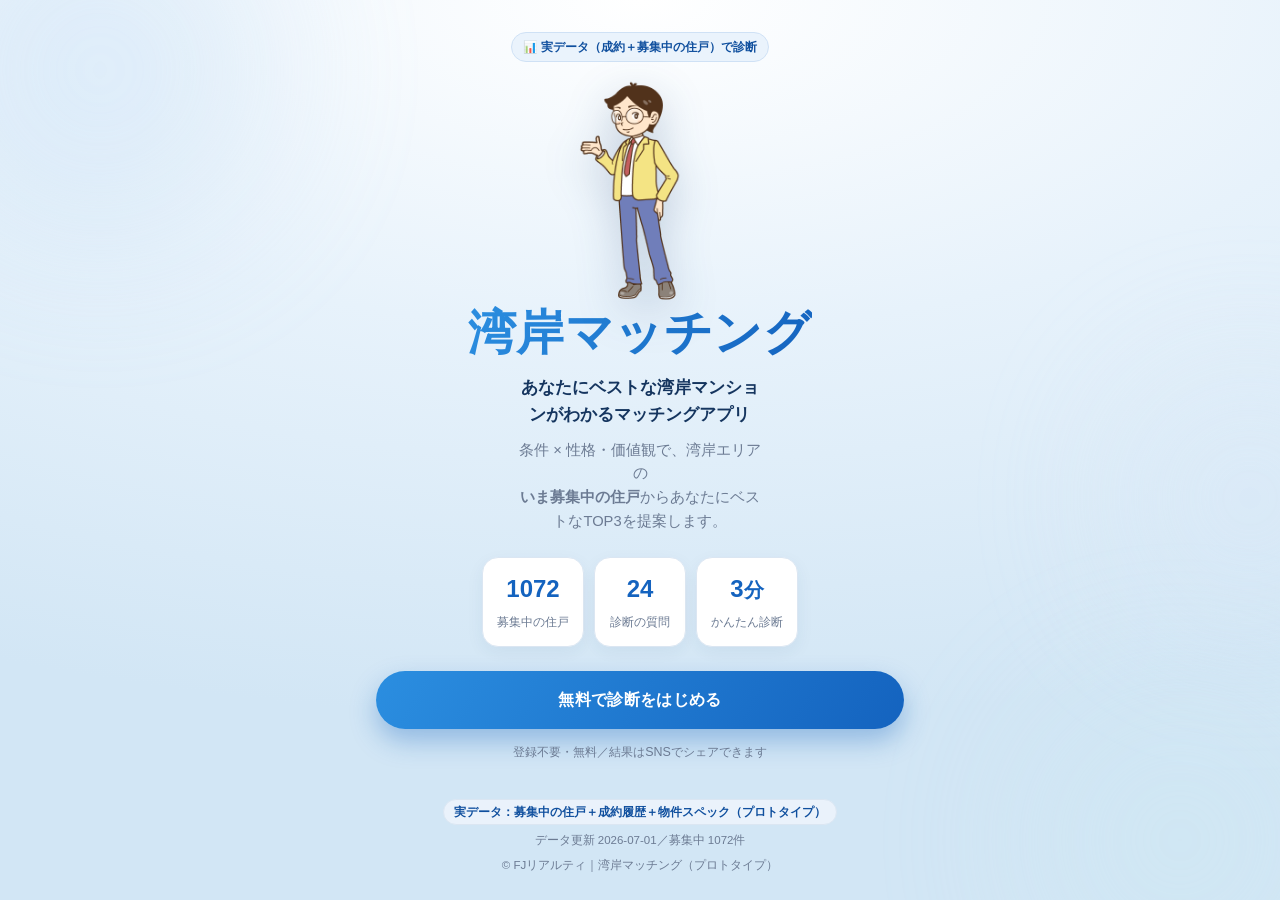
<file: docs/index.html>
<!DOCTYPE html>
<html lang="ja">
<head>
  <meta charset="UTF-8" />
  <meta name="viewport" content="width=device-width, initial-scale=1.0" />
  <title>湾岸マッチング | あなたにベストな湾岸タワマンがわかる診断</title>
  <meta name="description" content="性格・価値観×ご予算で、湾岸エリアのタワーマンション約49棟からあなたにベストな物件TOP3を提案。無料・3分・登録不要。" />
  <link rel="canonical" href="https://fj-realty.github.io/wangan-matching/" />
  <!-- OGP / Twitter(X) カード（現在はプレビューURL。本番= fj-realty.co.jp/wangan-matching/ へ移設時に差し替える） -->
  <meta property="og:site_name" content="湾岸マッチング" />
  <meta property="og:title" content="湾岸マッチング — あなたにベストな湾岸タワマンがわかる" />
  <meta property="og:description" content="性格・価値観×ご予算で、湾岸タワマン約49棟からあなたにベストなTOP3を提案。無料・3分。" />
  <meta property="og:type" content="website" />
  <meta property="og:url" content="https://fj-realty.github.io/wangan-matching/" />
  <meta property="og:image" content="https://fj-realty.github.io/wangan-matching/og-image.png" />
  <meta property="og:image:width" content="1200" />
  <meta property="og:image:height" content="630" />
  <meta name="twitter:card" content="summary_large_image" />
  <meta name="twitter:title" content="湾岸マッチング — あなたにベストな湾岸タワマンがわかる" />
  <meta name="twitter:description" content="性格・価値観×ご予算で、湾岸タワマン約49棟からあなたにベストなTOP3を提案。" />
  <meta name="twitter:image" content="https://fj-realty.github.io/wangan-matching/og-image.png" />
  <link rel="stylesheet" href="styles.css?v=11" />
  <!-- Google Analytics 4：下の G-XXXXXXXXXX をFJのGA4測定IDに差し替えると計測開始します -->
  <script>
    (function () {
      var GA_ID = "G-XXXXXXXXXX";
      if (!GA_ID || GA_ID.indexOf("XXXX") !== -1) return;
      var s = document.createElement("script");
      s.async = true; s.src = "https://www.googletagmanager.com/gtag/js?id=" + GA_ID;
      document.head.appendChild(s);
      window.dataLayer = window.dataLayer || [];
      window.gtag = function () { dataLayer.push(arguments); };
      gtag("js", new Date()); gtag("config", GA_ID);
    })();
  </script>
</head>
<body>
  <div class="bg-orbs" aria-hidden="true"><span></span><span></span><span></span></div>

  <main id="app" class="app"><!-- 画面はapp.jsが描画 --></main>

  <div id="boot" class="boot">
    <div class="boot-logo">湾岸マッチング</div>
    <div class="boot-spinner"></div>
    <p>読み込み中…</p>
  </div>

  <footer class="footer">
    <span class="dummy-tag">実データ：募集中の住戸＋成約履歴＋物件スペック（プロトタイプ）</span>
    <span id="dataFresh"></span>
    <span>© FJリアルティ｜湾岸マッチング（プロトタイプ）</span>
  </footer>

  <script src="engine.js?v=11"></script>
  <script src="app.js?v=11"></script>
</body>
</html>
</file>
<file: docs/styles.css>
/* ===== 湾岸マッチング スタイル（明るい湾岸ブルー／ライトテーマ） ===== */
:root{
  --bay:#1463bf; --bay-d:#0f4f9e; --bay-l:#2b8ee0;
  --bay-grad:linear-gradient(120deg,#2b8ee0 0%,#1463bf 100%);
  --teal:#0fa3b8;
  --navy:#15355f; --ink:#27364f; --muted:#6c7b93;
  --line:#dbe6f2; --card:#ffffff;
  --green:#06c755;
  --yellow:#f3c64b; --yellow-d:#a9790a;   /* ふじふじ太のジャケット由来の差し色 */
  --radius:22px; --shadow:0 14px 38px rgba(18,60,110,.12);
  --grad:radial-gradient(125% 80% at 50% 0%, #ffffff 0%, #e7f2fb 46%, #d2e6f5 100%);
}

*{box-sizing:border-box;margin:0;padding:0}
html,body{height:100%}
body{
  font-family:-apple-system,BlinkMacSystemFont,"Hiragino Kaku Gothic ProN","Hiragino Sans","Noto Sans JP",Meiryo,sans-serif;
  color:var(--ink); background:var(--grad); background-attachment:fixed;
  min-height:100dvh; -webkit-font-smoothing:antialiased; line-height:1.6;
  display:flex; flex-direction:column; overflow-x:hidden;
}

/* 背景の淡い光球 */
.bg-orbs{position:fixed;inset:0;z-index:0;pointer-events:none;overflow:hidden}
.bg-orbs span{position:absolute;border-radius:50%;filter:blur(80px);opacity:.30}
.bg-orbs span:nth-child(1){width:340px;height:340px;background:#bcd9f4;top:-100px;left:-70px}
.bg-orbs span:nth-child(2){width:300px;height:300px;background:#cdeaf2;bottom:-90px;right:-50px}
.bg-orbs span:nth-child(3){width:240px;height:240px;background:#dbe9f8;top:42%;right:-90px;opacity:.4}

.app{position:relative;z-index:1;width:100%;max-width:560px;margin:0 auto;padding:18px 16px 8px;flex:1}

/* 共通カード */
.card{background:var(--card);border:1px solid var(--line);border-radius:var(--radius);padding:22px;box-shadow:var(--shadow)}

/* ボタン */
.btn{appearance:none;border:0;cursor:pointer;font:inherit;font-weight:800;border-radius:999px;
  padding:16px 22px;width:100%;transition:transform .12s ease,box-shadow .2s ease,filter .2s;letter-spacing:.02em}
.btn:active{transform:translateY(1px) scale(.99)}
.btn-primary{background:var(--bay-grad);color:#fff;box-shadow:0 12px 26px rgba(20,99,191,.34)}
.btn-primary:hover{filter:brightness(1.04)}
.btn-line{background:var(--green);color:#fff;box-shadow:0 12px 26px rgba(6,199,85,.34);display:flex;align-items:center;justify-content:center;gap:8px}
.btn-x{background:#15202b;color:#fff;display:flex;align-items:center;justify-content:center;gap:8px}
.btn-ghost{background:#eef4fb;color:var(--bay-d);border:1px solid var(--line)}
.btn-sm{padding:12px 18px;font-size:.92rem}
.btn-row{display:flex;gap:10px}
.btn-row .btn{width:100%}

/* バッジ */
.badge{display:inline-flex;align-items:center;gap:6px;font-size:.72rem;font-weight:700;
  padding:5px 11px;border-radius:999px;background:#eaf2fb;border:1px solid var(--line);color:var(--bay-d)}
.badge-warn{background:#eaf3fc;border-color:#cfe1f5;color:var(--bay-d)}

/* ===== INTRO ===== */
.hero{text-align:center;padding-top:14px}
.hero .badge{margin-bottom:14px}
.hero h1{font-size:2.6rem;line-height:1.14;font-weight:900;letter-spacing:.01em;color:var(--navy)}
.hero h1 .accent{background:var(--bay-grad);-webkit-background-clip:text;background-clip:text;color:transparent}
.hero .hero-sub{margin:14px auto 0;max-width:26ch;font-size:1.05rem;font-weight:800;color:var(--navy)}
.hero .lead{margin:10px auto 24px;max-width:30ch;color:var(--muted);font-size:.92rem}
.hero .kpis{display:flex;justify-content:center;gap:10px;margin-bottom:24px;flex-wrap:wrap}
.kpi{background:#fff;border:1px solid var(--line);border-radius:16px;padding:12px 14px;min-width:92px;box-shadow:0 6px 18px rgba(18,60,110,.06)}
.kpi b{display:block;font-size:1.5rem;font-weight:900;color:var(--bay)}
.kpi span{font-size:.74rem;color:var(--muted)}
.hero .note{margin-top:14px;font-size:.78rem;color:var(--muted)}
.hero-illust{margin:2px 0 0;line-height:0}
.hero-icon{height:208px;width:auto;filter:drop-shadow(0 14px 22px rgba(18,60,110,.22))}

/* ===== ステップ共通 ===== */
.step-head{display:flex;align-items:center;justify-content:space-between;margin-bottom:14px}
.step-tag{font-size:.78rem;font-weight:800;color:var(--bay-d);letter-spacing:.06em}
.progress{height:8px;border-radius:999px;background:#dfeaf5;overflow:hidden;margin:6px 0 20px}
.progress > i{display:block;height:100%;background:linear-gradient(90deg,var(--bay) 0%,var(--bay-l) 55%,var(--yellow) 100%);transition:width .35s ease}

/* ===== STEP1 ===== */
h2.sec{font-size:1.45rem;font-weight:900;margin-bottom:4px;color:var(--navy)}
.sub{color:var(--muted);font-size:.92rem;margin-bottom:18px}
.field{margin-bottom:22px}
.field .flabel{display:flex;justify-content:space-between;align-items:baseline;margin-bottom:8px}
.field .flabel b{font-weight:800;font-size:1rem;color:var(--ink)}
.field .fval{font-weight:900;font-size:1.15rem;color:var(--bay)}
input[type=range]{-webkit-appearance:none;width:100%;height:8px;border-radius:999px;background:#dbe6f2;outline:none}
input[type=range]::-webkit-slider-thumb{-webkit-appearance:none;width:26px;height:26px;border-radius:50%;
  background:var(--yellow);border:4px solid var(--bay);cursor:pointer;box-shadow:0 3px 10px rgba(18,60,110,.25)}
.budget-box{background:#eaf3fc;border:1px dashed #bcd7f0;border-radius:16px;padding:14px 16px;margin:6px 0 22px}
.budget-box .br{display:flex;justify-content:space-between;font-size:.92rem;margin:3px 0;color:var(--ink)}
.budget-box .br b{color:var(--bay-d);font-size:1.15rem;font-weight:900}
.budget-box .hint{font-size:.74rem;color:var(--muted);margin-top:6px}

/* ===== STEP2 質問 ===== */
.qcard{min-height:330px;display:flex;flex-direction:column}
.qnum{font-size:.8rem;color:var(--bay-d);font-weight:800;letter-spacing:.08em}
.qaxis{font-size:.74rem;font-weight:800;color:var(--bay-d);background:#e6effb;border-radius:999px;padding:3px 10px;display:inline-block;margin:10px 0 0}
.qtext{font-size:1.4rem;font-weight:900;line-height:1.45;margin:14px 0 22px;color:var(--navy)}
.opts{display:flex;flex-direction:column;gap:10px;margin-top:auto}
.opt{display:flex;align-items:center;gap:12px;width:100%;text-align:left;background:#f4f8fd;
  border:1.5px solid var(--line);color:var(--ink);border-radius:16px;padding:14px 16px;cursor:pointer;font-weight:700;transition:.15s}
.opt:hover{background:#e9f2fb;transform:translateX(2px)}
.opt.sel{background:var(--bay-grad);border-color:transparent;color:#fff}
.opt .dot{width:22px;height:22px;border-radius:50%;border:2.5px solid currentColor;flex:0 0 auto;opacity:.5}
.opt.sel .dot{background:var(--yellow);border-color:#fff;opacity:1}
.q-nav{display:flex;justify-content:space-between;margin-top:16px}
.q-back{background:none;border:0;color:var(--bay-d);font:inherit;font-weight:700;cursor:pointer;padding:8px}
.q-back[disabled]{opacity:.3;cursor:default}

/* ===== STEP3 結果 ===== */
.result-hero{text-align:center;padding:26px 20px;position:relative;overflow:hidden}
.result-hero .emoji{font-size:4.6rem;line-height:1;filter:drop-shadow(0 8px 16px rgba(18,60,110,.2))}
.result-hero .tlabel{font-size:.8rem;color:var(--muted);font-weight:800;letter-spacing:.12em;margin-top:10px}
.result-hero h1{font-size:2.1rem;font-weight:900;margin:4px 0 8px;color:var(--navy)}
.result-hero h1 .accent{background:var(--bay-grad);-webkit-background-clip:text;background-clip:text;color:transparent}
.result-hero .catch{font-size:1.05rem;color:var(--bay);font-weight:800}
.result-hero .desc{font-size:.92rem;color:var(--ink);margin-top:12px;text-align:left}

.section-title{font-size:1.05rem;font-weight:900;margin:22px 4px 12px;display:flex;align-items:center;gap:8px;color:var(--navy)}

/* レーダー */
.radar-wrap{display:flex;justify-content:center;padding:6px 0 2px}
.axis-legend{display:grid;grid-template-columns:repeat(5,1fr);gap:6px;margin-top:6px}
.axis-legend div{text-align:center;font-size:.72rem;color:var(--muted)}
.axis-legend b{display:block;color:var(--bay);font-size:1rem}

/* 物件TOP3 */
.rank{display:flex;gap:14px;align-items:center;padding:14px;border-radius:18px;background:#fff;border:1px solid var(--line);margin-bottom:12px;box-shadow:0 8px 22px rgba(18,60,110,.06);position:relative}
.rthumb{position:relative;width:82px;height:82px;flex:0 0 auto;border-radius:14px;overflow:hidden;background:#e8eef5;border:1px solid var(--line)}
.rthumb img{width:100%;height:100%;object-fit:cover;display:block}
.rthumb .medal{position:absolute;top:3px;left:3px;font-size:1.05rem;line-height:1;width:24px;height:24px;display:flex;align-items:center;justify-content:center;background:rgba(255,255,255,.92);border-radius:50%;box-shadow:0 2px 5px rgba(18,60,110,.25)}
.rank .rinfo{flex:1;min-width:0}
.best-badge{display:inline-block;background:var(--yellow);color:#6b5200;font-size:.64rem;font-weight:800;padding:2px 9px;border-radius:999px;margin-bottom:5px;box-shadow:0 3px 8px rgba(180,140,20,.25)}
.rank .rname{font-weight:900;font-size:1.08rem;line-height:1.3;color:var(--navy)}
.rank .rmeta{font-size:.78rem;color:var(--muted);margin-top:3px}
.rank .chips{display:flex;flex-wrap:wrap;gap:5px;margin-top:7px}
.chip{font-size:.68rem;background:#eef3f9;border:1px solid var(--line);border-radius:999px;padding:2px 8px;color:var(--ink)}
.chip.over{background:#fde7e7;color:#b3322f;border-color:#f6cccc}
.chip.price{background:#e4eefc;color:var(--bay-d);border-color:#cfe0f6;font-weight:800}
.chip.up{background:#e3f5ec;color:#0a7a47;border-color:#c7ead7;font-weight:800}
.chip.down{background:#fdeede;color:#a85a17;border-color:#f5dcbb;font-weight:800}
.chip.fac{background:#eef3f9;color:#4a5a73;border-color:var(--line)}
.rank .rest{font-size:.74rem;color:var(--muted);margin-top:7px}
.rank .rest b{color:var(--bay-d);font-weight:900}
.rank .match{flex:0 0 auto;text-align:center}
.rank .match b{display:block;font-size:1.5rem;font-weight:900;color:var(--bay);line-height:1}
.rank .match span{font-size:.64rem;color:var(--muted)}
.lock-note{font-size:.74rem;color:var(--muted);text-align:center;margin:2px 0 6px}

.cta-card{text-align:center;margin-top:18px}
.cta-card h3{font-size:1.25rem;font-weight:900;margin-bottom:6px;color:var(--navy)}
.cta-card p{font-size:.9rem;color:var(--ink);margin-bottom:16px}
.share-row{display:flex;gap:10px;margin-top:10px}

.budget-recap{display:flex;justify-content:space-around;background:#f1f7fd;border:1px solid var(--line);border-radius:16px;padding:14px;margin:4px 0;text-align:center}
.budget-recap div span{font-size:.72rem;color:var(--muted);display:block}
.budget-recap div b{font-size:1.15rem;font-weight:900;color:var(--navy)}

/* ローディング */
.loading{text-align:center;padding:80px 20px}
.loading .spin{width:54px;height:54px;border-radius:50%;border:5px solid #dbe6f2;border-top-color:var(--bay);margin:0 auto 20px;animation:spin 1s linear infinite}
.loading p{color:var(--muted);font-weight:700}
@keyframes spin{to{transform:rotate(360deg)}}

/* boot splash */
.boot{position:fixed;inset:0;z-index:50;background:var(--grad);display:flex;flex-direction:column;align-items:center;justify-content:center;gap:14px;transition:opacity .4s}
.boot.hide{opacity:0;pointer-events:none}
.boot-logo{font-size:1.6rem;font-weight:900;letter-spacing:.05em;color:var(--navy)}
.boot-spinner{width:40px;height:40px;border-radius:50%;border:4px solid #dbe6f2;border-top-color:var(--bay);animation:spin 1s linear infinite}

/* footer */
.footer{position:relative;z-index:1;text-align:center;padding:18px 16px 26px;color:var(--muted);font-size:.72rem;display:flex;flex-direction:column;gap:6px;align-items:center}
.dummy-tag{background:#eaf2fb;border:1px solid var(--line);color:var(--bay-d);padding:3px 10px;border-radius:999px;font-weight:700}

.fade{animation:fade .4s ease}
@keyframes fade{from{opacity:0;transform:translateY(8px)}to{opacity:1;transform:none}}

@media(min-width:480px){ .hero h1{font-size:3rem} .hero-icon{height:228px} }

/* ===== v2: セレクト／間取りチップ／6軸レジェンド ===== */
.fselect{width:100%;font:inherit;font-size:1rem;font-weight:700;color:var(--ink);background:#f4f8fd;
  border:1.5px solid var(--line);border-radius:14px;padding:13px 14px;cursor:pointer}
.fselect:focus{outline:none;border-color:var(--bay-l)}
.fhint{font-size:.72rem;color:var(--muted);font-weight:600}
.lchips{display:flex;flex-wrap:wrap;gap:8px}
.lchip{font:inherit;font-weight:700;font-size:.9rem;background:#f4f8fd;border:1.5px solid var(--line);
  color:var(--ink);border-radius:999px;padding:9px 16px;cursor:pointer;transition:.15s}
.lchip:hover{background:#e9f2fb}
.lchip.on{background:var(--bay-grad);border-color:transparent;color:#fff;box-shadow:0 6px 16px rgba(20,99,191,.28)}
/* 6軸に対応（5列→3列×2段） */
.axis-legend{grid-template-columns:repeat(3,1fr);gap:10px 6px;margin-top:10px}

/* クリック可能カード＆建物モーダル */
.rank-click{cursor:pointer;transition:transform .12s ease,box-shadow .2s ease}
.rank-click:hover{transform:translateY(-2px);box-shadow:0 16px 32px rgba(18,60,110,.16)}
.tap-hint{font-size:.78rem;color:var(--bay-d);font-weight:800;margin-top:8px}
.modal-ov{position:fixed;inset:0;z-index:100;background:rgba(15,40,80,.55);display:flex;align-items:flex-end;justify-content:center;animation:fade .2s}
.modal{background:#fff;width:100%;max-width:560px;max-height:90vh;overflow-y:auto;border-radius:22px 22px 0 0;
  padding:22px 18px 24px;position:relative;box-shadow:0 -10px 44px rgba(18,60,110,.3)}
@media(min-width:480px){ .modal-ov{align-items:center} .modal{border-radius:22px} }
.modal-x{position:absolute;top:12px;right:14px;background:#eef4fb;border:1px solid var(--line);width:34px;height:34px;
  border-radius:50%;font-size:1.2rem;line-height:1;cursor:pointer;color:var(--muted)}
.modal-sub{font-weight:800;color:var(--navy);margin:16px 0 8px;font-size:.95rem}
.modal-sub b{color:var(--bay);font-size:1.15rem}
.modal-sub small{font-weight:600;color:var(--muted);font-size:.74rem}
.unit-list{display:flex;flex-direction:column;gap:8px;max-height:48vh;overflow-y:auto}
.unit{display:flex;justify-content:space-between;align-items:center;gap:10px;background:#f6f9fd;border:1px solid var(--line);border-radius:12px;padding:11px 13px}
.unit .uinfo{min-width:0}
.unit .uinfo b{display:block;font-size:.92rem;color:var(--navy);font-weight:800}
.unit .uinfo span{font-size:.72rem;color:var(--muted)}
.unit .uprice{text-align:right;flex:0 0 auto}
.unit .uprice b{display:block;color:var(--bay-d);font-weight:900;font-size:.98rem}
.unit .uprice span{font-size:.7rem;color:var(--muted)}
.modal .btn-line{margin-top:14px}
.utoggle{margin-top:10px;width:100%;background:#eef4fb;border:1px solid var(--line);color:var(--bay-d);
  font:inherit;font-weight:800;font-size:.85rem;border-radius:12px;padding:11px;cursor:pointer}
.utoggle:hover{background:#e3eefb}
/* 相場比バッジ */
.chip.vgood{background:#e3f5ec;color:#0a7a47;border-color:#c7ead7;font-weight:800}
.chip.vok{background:#eef3f9;color:#4a5a73;border-color:var(--line);font-weight:700}
.chip.vhigh{background:#fdeede;color:#a85a17;border-color:#f5dcbb;font-weight:800}
.unit .uinfo .chip{margin-top:5px;display:inline-block}
/* 部屋のチェック選択（まとめてLINE相談） */
.unit{cursor:pointer}
.unit .ucheck{width:21px;height:21px;flex:0 0 auto;margin:0;accent-color:var(--bay);cursor:pointer}
.unit .uinfo{flex:1 1 auto}
.unit.on{border-color:var(--bay);background:#eaf3fc}
.pick-hint{font-size:.78rem;color:var(--bay-d);font-weight:700;margin:2px 0 10px}
/* 折りたたみ式 条件再検索パネル */
.cond-card{padding:0;overflow:hidden}
.cond-toggle{width:100%;background:none;border:0;font:inherit;font-weight:800;font-size:1rem;color:var(--navy);
  display:flex;align-items:center;justify-content:center;gap:8px;padding:18px;cursor:pointer}
.cond-toggle .chev{transition:transform .25s ease;color:var(--bay-d);font-size:.85rem}
.cond-toggle.open .chev{transform:rotate(180deg)}
.cond-body{padding:0 22px 22px}
</file>
